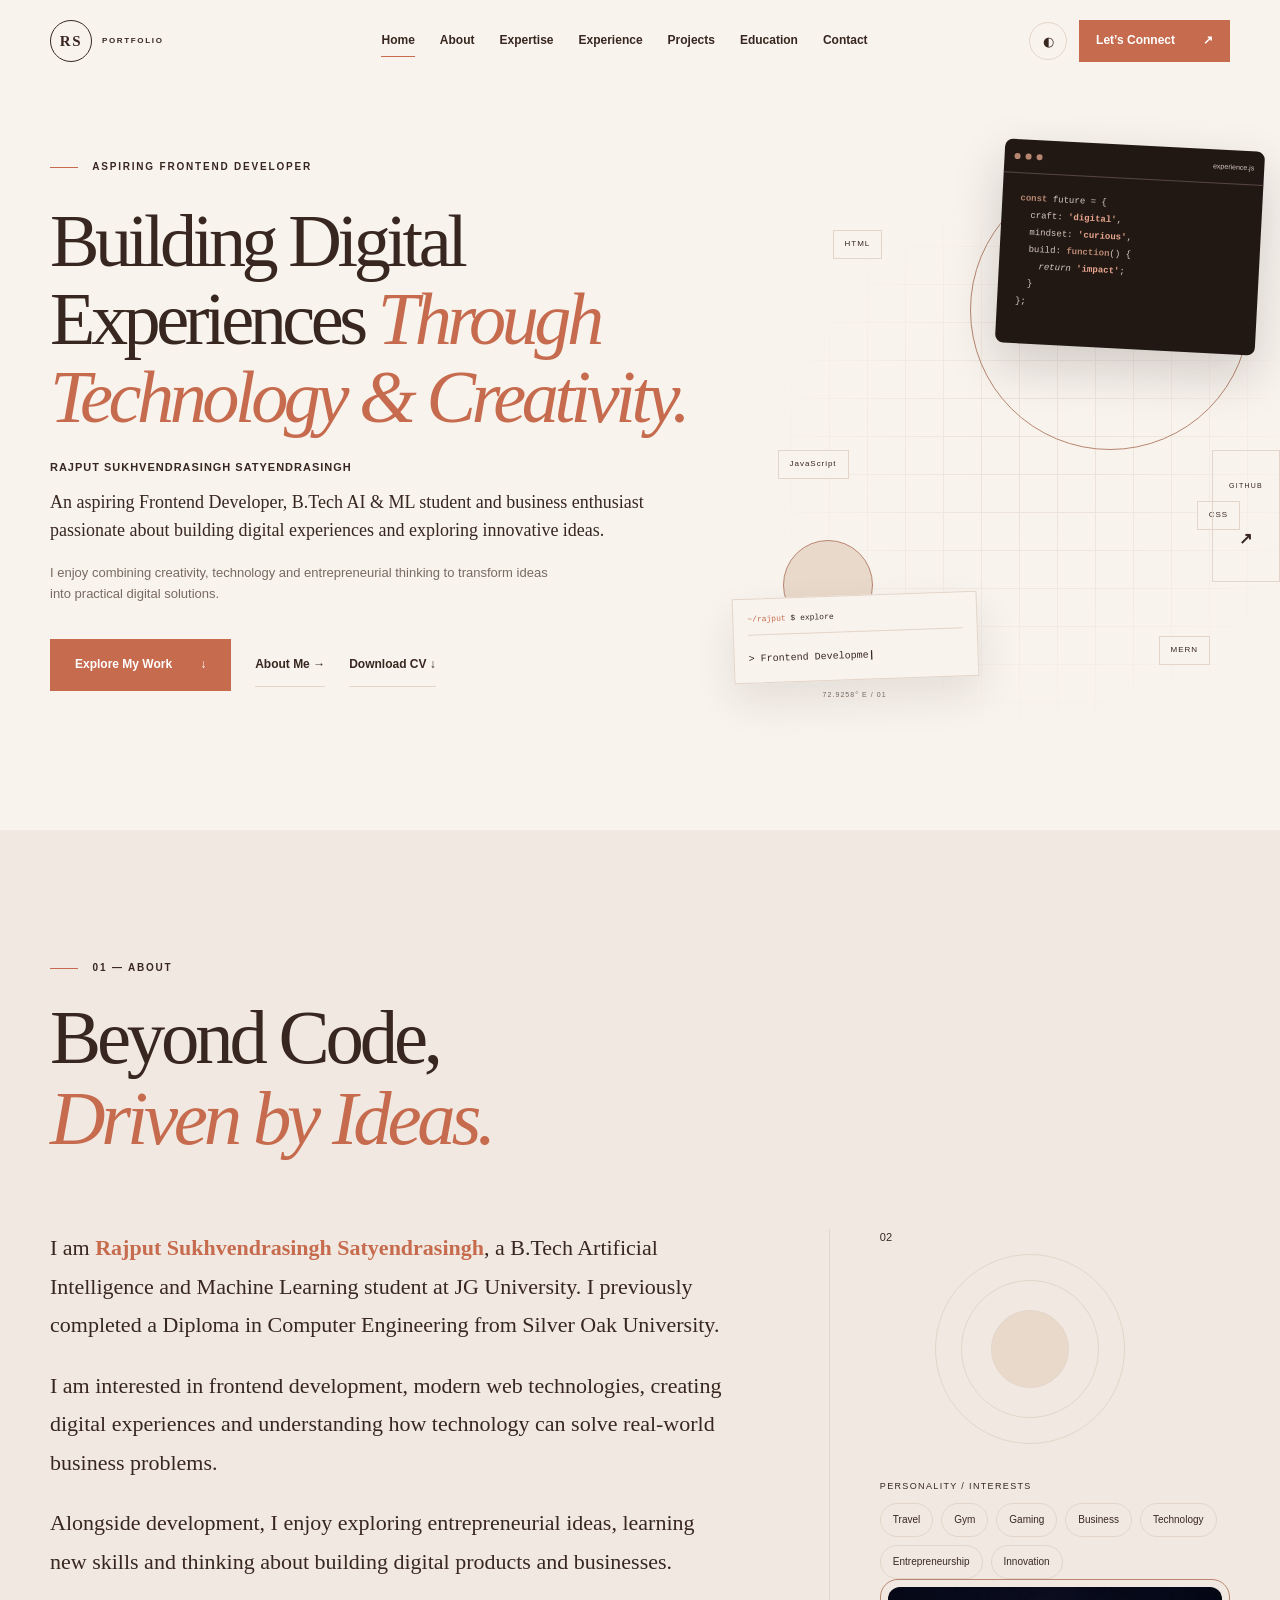
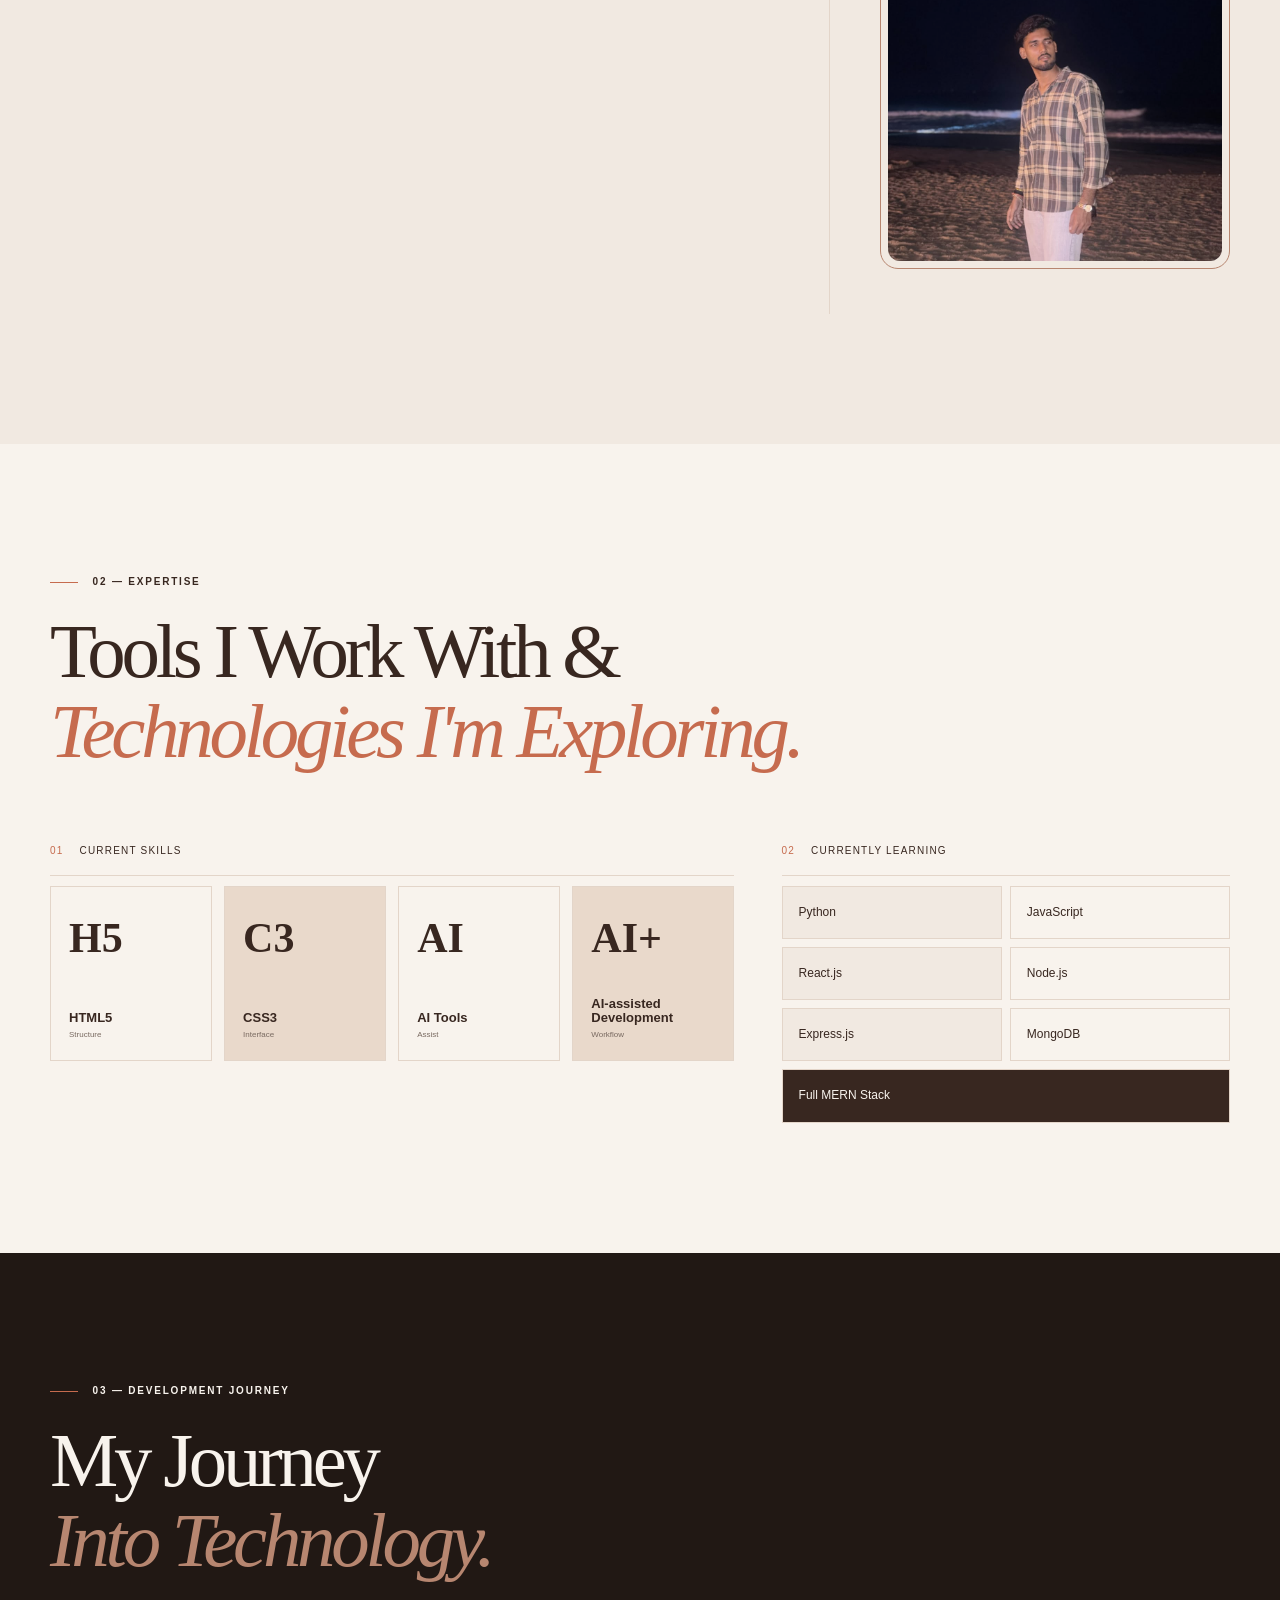
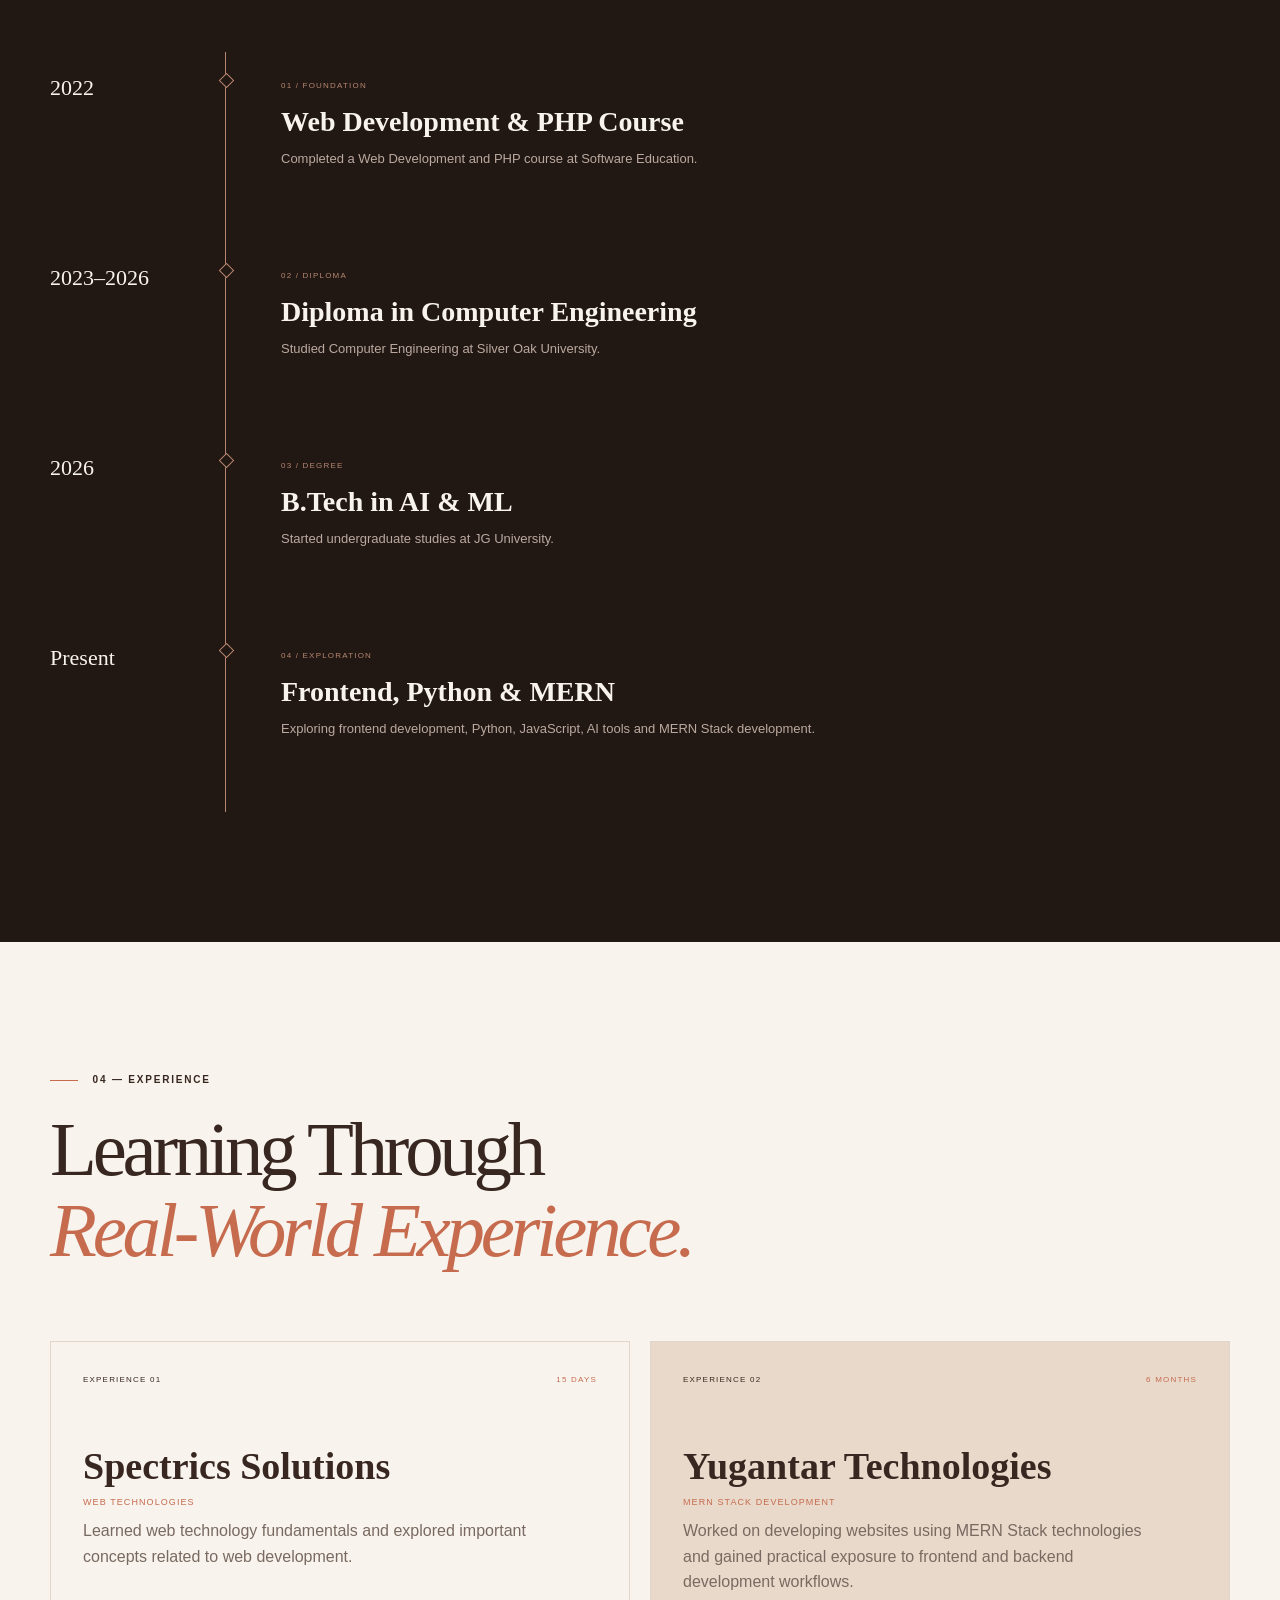
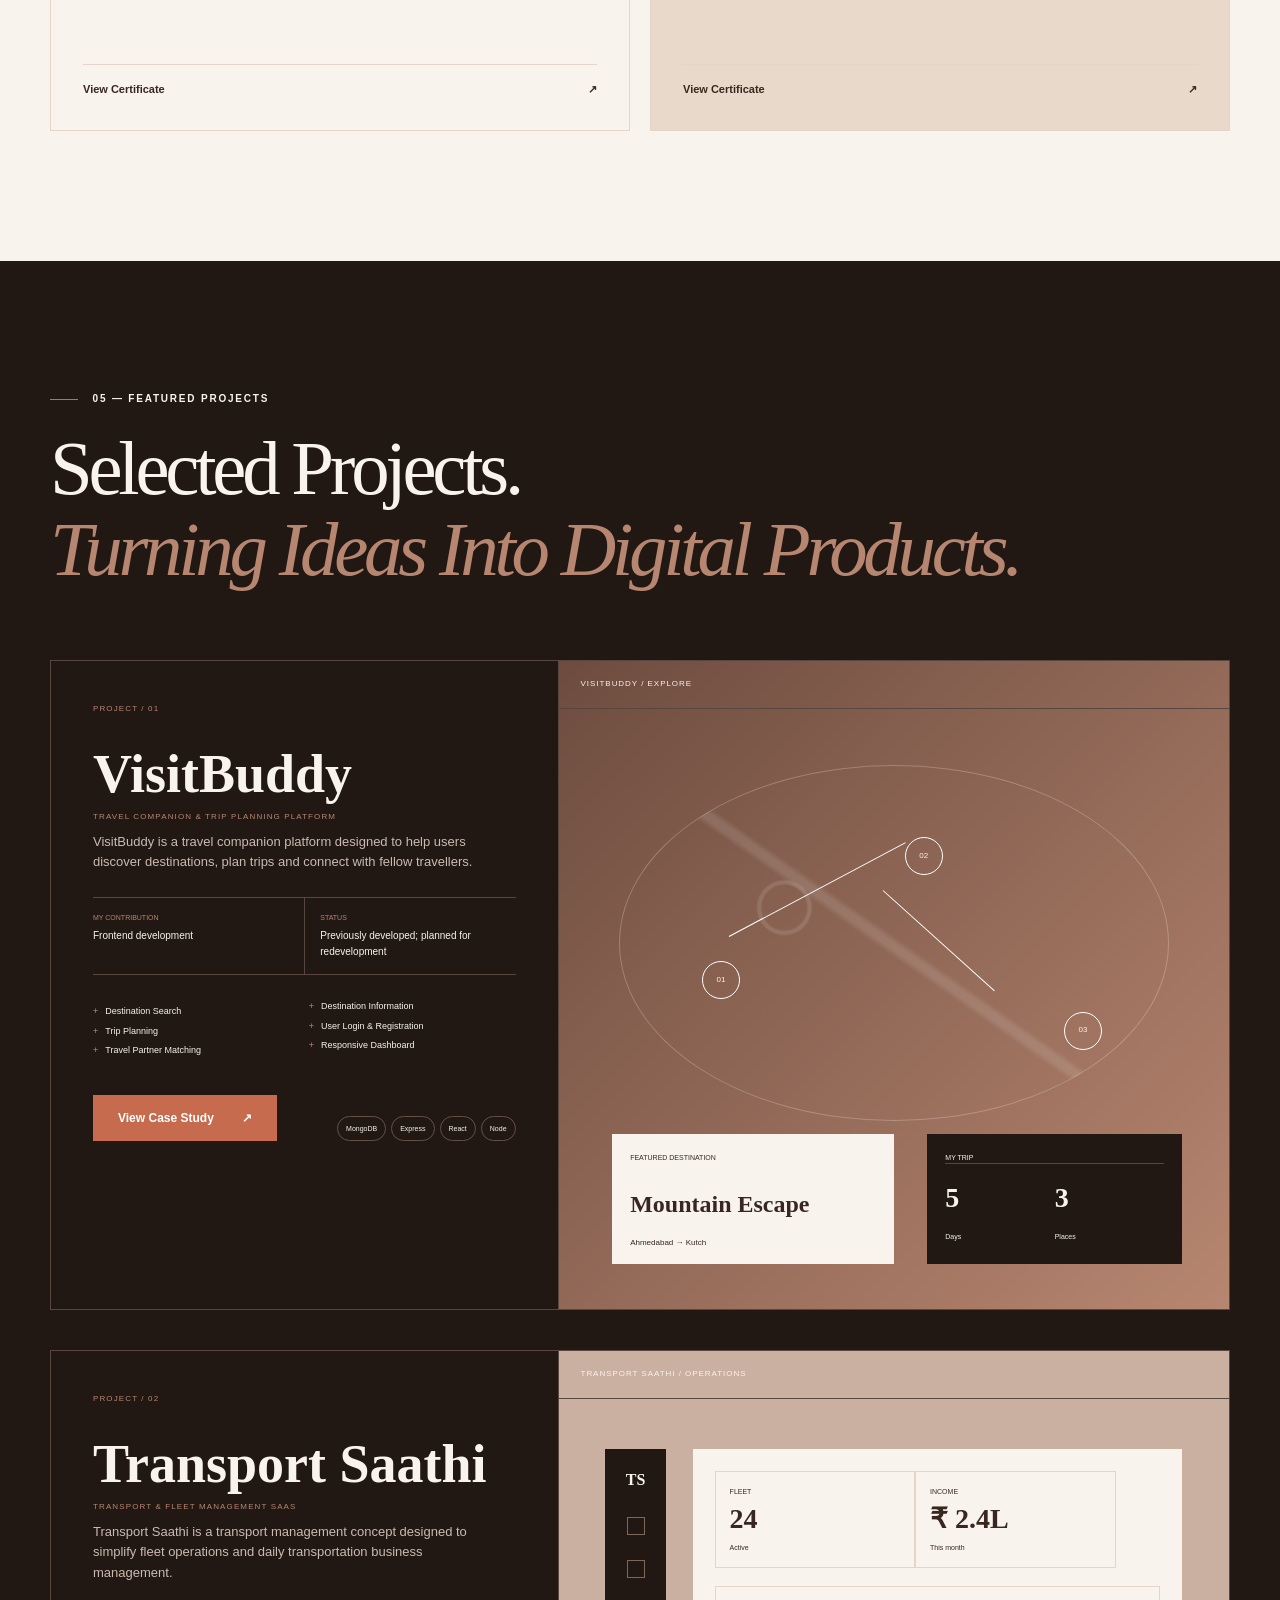
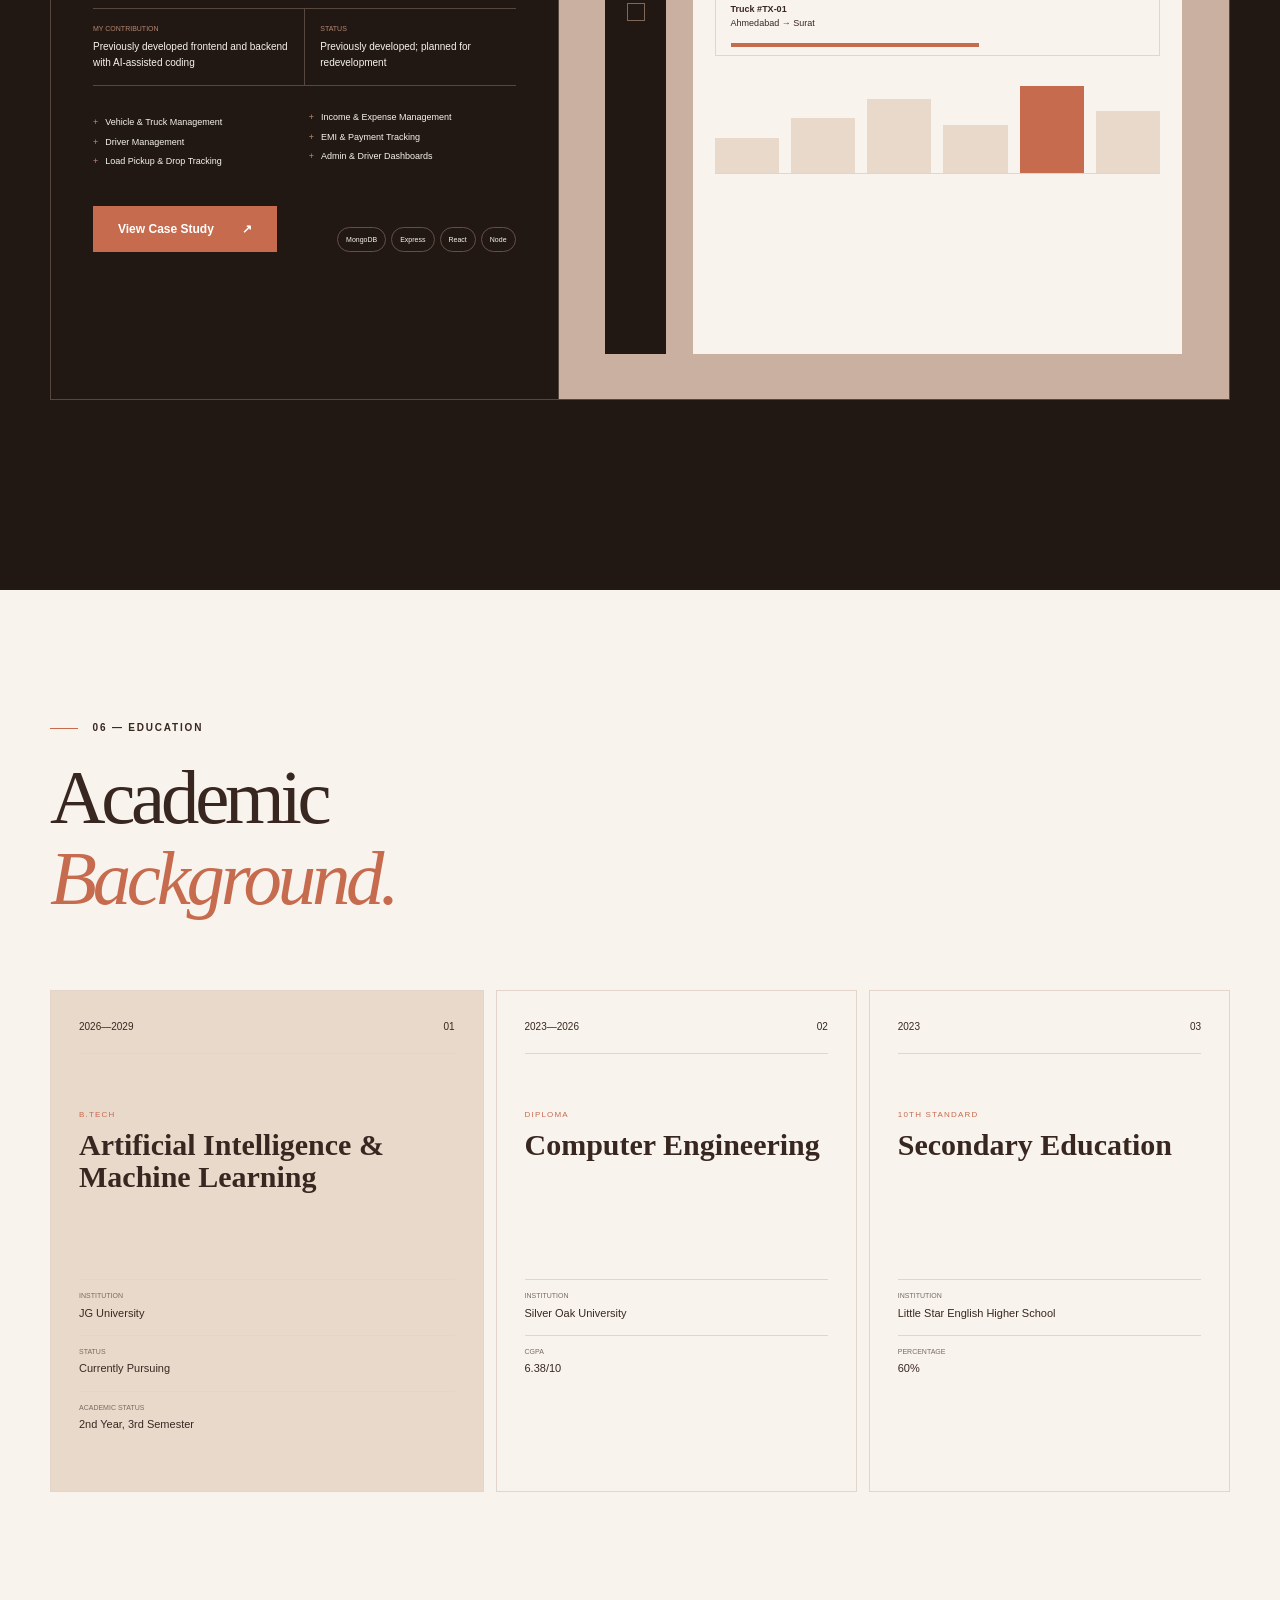
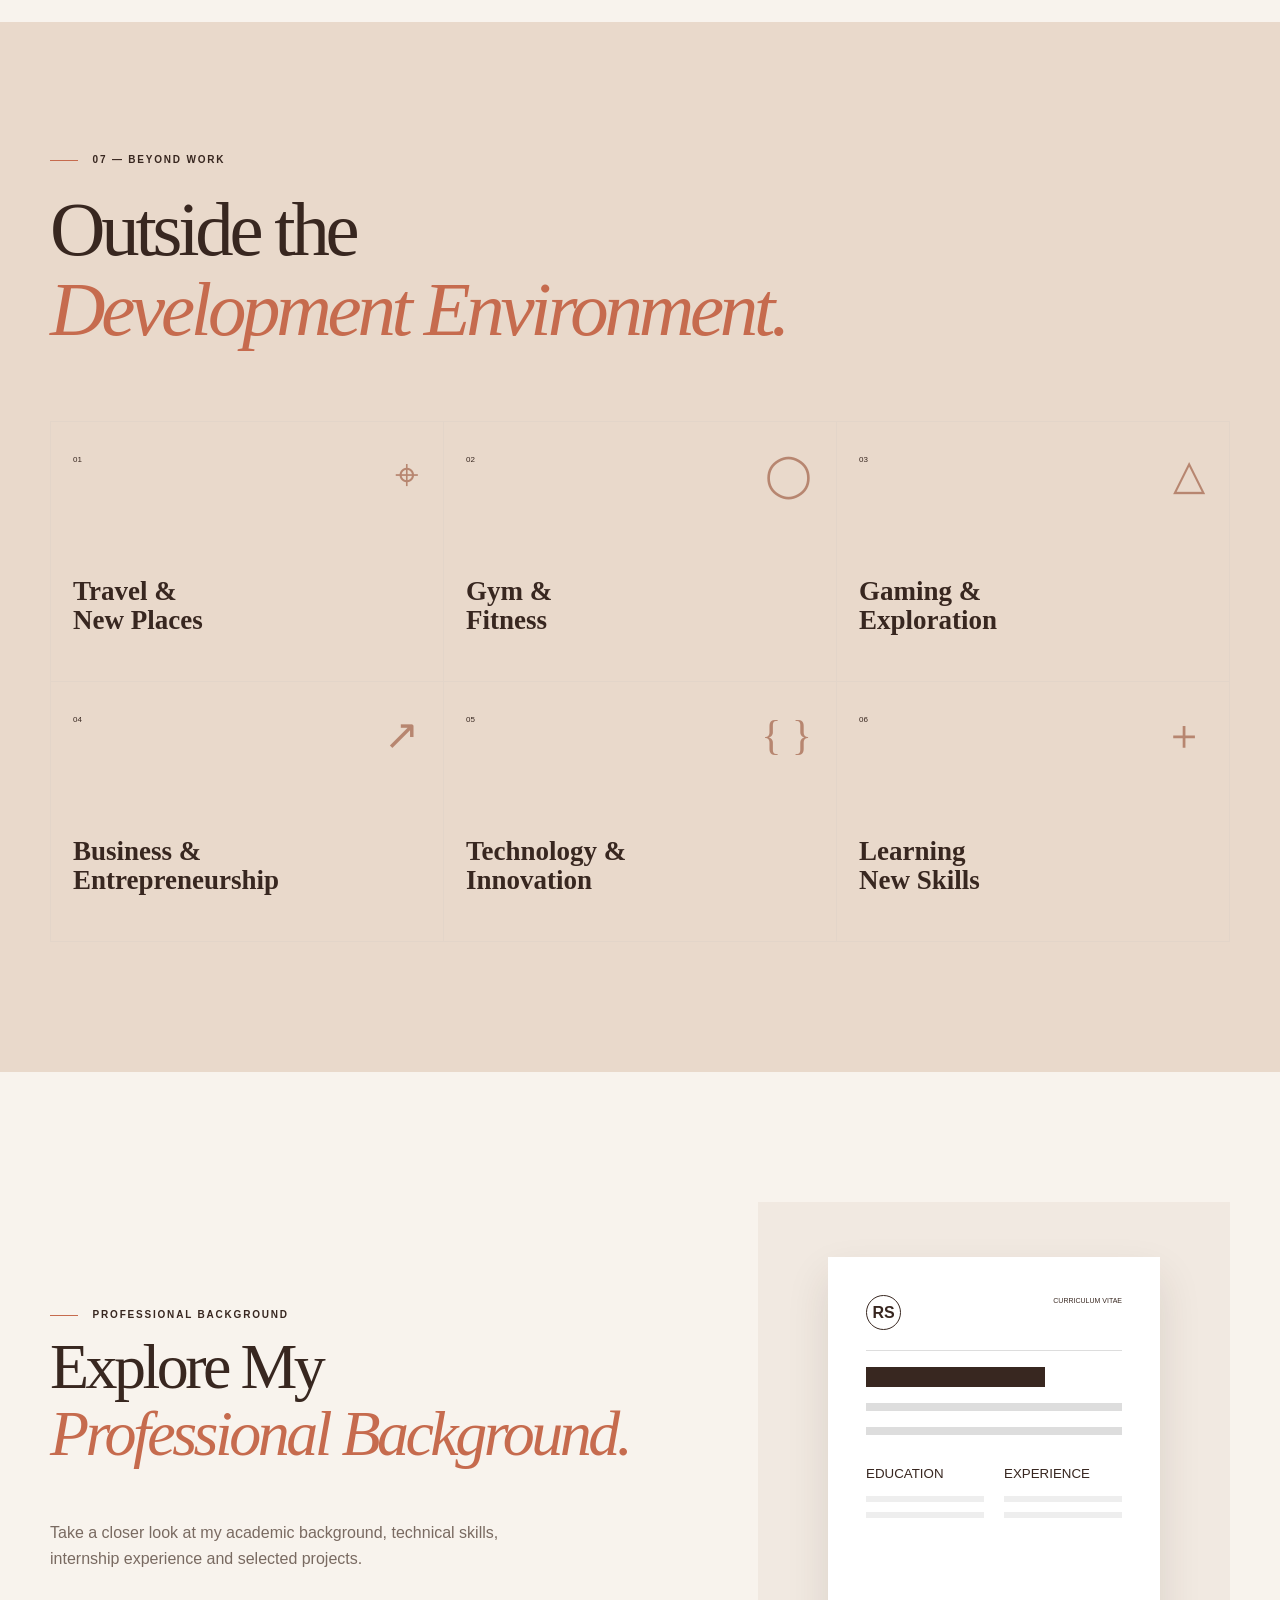
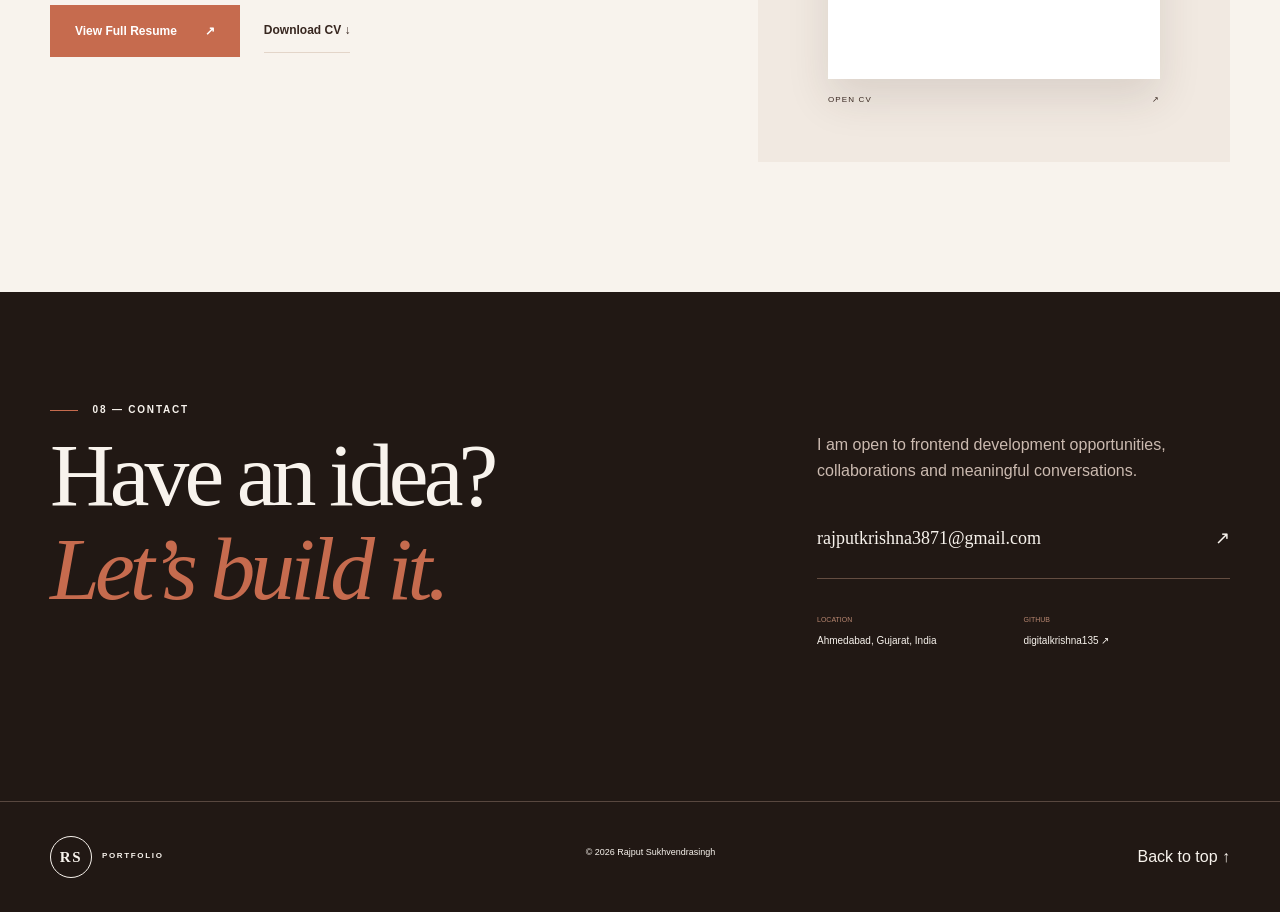
<file: portfolio/index.html>
<!DOCTYPE html>
<html lang="en">
<head>
  <meta charset="UTF-8">
  <meta name="viewport" content="width=device-width, initial-scale=1.0">
  <meta name="description" content="Portfolio of Rajput Sukhvendrasingh Satyendrasingh, aspiring frontend developer.">
  <title>Rajput Sukhvendrasingh — Frontend Developer</title>
  <link rel="stylesheet" href="style.css">
  <script src="script.js" defer></script>
</head>
<body>
  <a class="skip-link" href="#main">Skip to content</a>
  <header class="site-header" id="top">
    <nav class="nav container" aria-label="Primary navigation">
      <a class="brand" href="#home" aria-label="Go to home"><span>RS</span><small>PORTFOLIO</small></a>
      <button class="menu-toggle" type="button" aria-expanded="false" aria-controls="nav-links" aria-label="Open menu"><span></span><span></span></button>
      <div class="nav-links" id="nav-links">
        <a class="nav-link active" href="#home">Home</a><a class="nav-link" href="#about">About</a><a class="nav-link" href="#expertise">Expertise</a><a class="nav-link" href="#experience">Experience</a><a class="nav-link" href="#projects">Projects</a><a class="nav-link" href="#education">Education</a><a class="nav-link" href="#contact">Contact</a>
      </div>
      <div class="nav-actions">
        <button class="theme-toggle" type="button" aria-label="Switch to dark mode"><span class="theme-icon">◐</span></button>
        <a class="button button-small" href="#contact">Let’s Connect <span>↗</span></a>
      </div>
    </nav>
  </header>

  <main id="main">
    <section class="hero section" id="home">
      <div class="hero-grid container">
        <div class="hero-copy">
          <p class="eyebrow reveal"><span></span> Aspiring Frontend Developer</p>
          <h1 class="hero-title reveal">Building Digital Experiences <em>Through Technology &amp; Creativity.</em></h1>
          <p class="hero-name reveal">Rajput Sukhvendrasingh Satyendrasingh</p>
          <p class="hero-description reveal">An aspiring Frontend Developer, B.Tech AI &amp; ML student and business enthusiast passionate about building digital experiences and exploring innovative ideas.</p>
          <p class="hero-support reveal">I enjoy combining creativity, technology and entrepreneurial thinking to transform ideas into practical digital solutions.</p>
          <div class="hero-actions reveal">
            <a class="button" href="#projects">Explore My Work <span>↓</span></a>
            <a class="text-link" href="#about">About Me <span>→</span></a>
            <a class="text-link" href="cv.html" download>Download CV <span>↓</span></a>
          </div>
        </div>
        <div class="hero-visual reveal" aria-label="Engineering-inspired developer illustration">
          <div class="orb orb-one"></div><div class="orb orb-two"></div>
          <div class="coordinate coord-a">24.5854° N</div><div class="coordinate coord-b">72.9258° E / 01</div>
          <div class="code-window floating">
            <div class="window-bar"><i></i><i></i><i></i><span>experience.js</span></div>
            <pre><code><b>const</b> future = {<br>  craft: <strong>'digital'</strong>,<br>  mindset: <strong>'curious'</strong>,<br>  build: <b>function</b>() {<br>    <em>return</em> <strong>'impact'</strong>;<br>  }<br>};</code></pre>
          </div>
          <div class="terminal floating"><p><span>~/rajput</span> $ explore</p><code>&gt; <span id="typing-text"></span><b class="cursor">|</b></code></div>
          <div class="tech-tag tag-html">HTML</div><div class="tech-tag tag-css">CSS</div><div class="tech-tag tag-js">JavaScript</div><div class="tech-tag tag-merna">MERN</div>
        </div>
      </div>
      <a class="github-ribbon" href="https://github.com/digitalkrishna135" target="_blank" rel="noopener"><span>GITHUB</span><strong>↗</strong></a>
    </section>

    <section class="about section" id="about">
      <div class="container">
        <div class="section-heading reveal"><p class="eyebrow"><span></span> 01 — About</p><h2>Beyond Code,<br><em>Driven by Ideas.</em></h2></div>
        <div class="about-grid">
          <div class="about-intro reveal"><p>I am <strong>Rajput Sukhvendrasingh Satyendrasingh</strong>, a B.Tech Artificial Intelligence and Machine Learning student at JG University. I previously completed a Diploma in Computer Engineering from Silver Oak University.</p><p>I am interested in frontend development, modern web technologies, creating digital experiences and understanding how technology can solve real-world business problems.</p><p>Alongside development, I enjoy exploring entrepreneurial ideas, learning new skills and thinking about building digital products and businesses.</p></div>
          <div class="personality-panel reveal">
            <div class="personality-mark"><span>02</span><div class="rings"></div></div>
            <p>PERSONALITY / INTERESTS</p>
            <div class="tag-cloud"><span>Travel</span><span>Gym</span><span>Gaming</span><span>Business</span><span>Technology</span><span>Entrepreneurship</span><span>Innovation</span></div>
            <div class="lifestyle-photo">
              <img src="assets/images/profile-lifestyle.jpeg" alt="Lifestyle Photograph" aria-hidden="true">
            </div>
          </div>
        </div>
      </div>
    </section>

    <section class="expertise section" id="expertise">
      <div class="container">
        <div class="section-heading reveal"><p class="eyebrow"><span></span> 02 — Expertise</p><h2>Tools I Work With &amp;<br><em>Technologies I'm Exploring.</em></h2></div>
        <div class="skill-layout">
          <div class="skill-group reveal"><p class="skill-label"><span>01</span> Current Skills</p><div class="skill-grid"><article class="skill-card"><b>H5</b><h3>HTML5</h3><small>Structure</small></article><article class="skill-card"><b>C3</b><h3>CSS3</h3><small>Interface</small></article><article class="skill-card"><b>AI</b><h3>AI Tools</h3><small>Assist</small></article><article class="skill-card"><b>AI+</b><h3>AI-assisted Development</h3><small>Workflow</small></article></div></div>
          <div class="skill-group learning reveal"><p class="skill-label"><span>02</span> Currently Learning</p><div class="learning-list"><span>Python</span><span>JavaScript</span><span>React.js</span><span>Node.js</span><span>Express.js</span><span>MongoDB</span><span class="wide">Full MERN Stack</span></div></div>
        </div>
      </div>
    </section>

    <section class="journey section dark-section" id="journey">
      <div class="container"><div class="section-heading light reveal"><p class="eyebrow"><span></span> 03 — Development Journey</p><h2>My Journey<br><em>Into Technology.</em></h2></div>
        <div class="timeline"><article class="timeline-item reveal"><time>2022</time><div><span>01 / FOUNDATION</span><h3>Web Development &amp; PHP Course</h3><p>Completed a Web Development and PHP course at Software Education.</p></div></article><article class="timeline-item reveal"><time>2023–2026</time><div><span>02 / DIPLOMA</span><h3>Diploma in Computer Engineering</h3><p>Studied Computer Engineering at Silver Oak University.</p></div></article><article class="timeline-item reveal"><time>2026</time><div><span>03 / DEGREE</span><h3>B.Tech in AI &amp; ML</h3><p>Started undergraduate studies at JG University.</p></div></article><article class="timeline-item reveal"><time>Present</time><div><span>04 / EXPLORATION</span><h3>Frontend, Python &amp; MERN</h3><p>Exploring frontend development, Python, JavaScript, AI tools and MERN Stack development.</p></div></article></div>
      </div>
    </section>

    <section class="experience section" id="experience">
      <div class="container"><div class="section-heading reveal"><p class="eyebrow"><span></span> 04 — Experience</p><h2>Learning Through<br><em>Real-World Experience.</em></h2></div>
        <div class="experience-grid">
          <article class="experience-card reveal"><div class="experience-head"><span>EXPERIENCE 01</span><time>15 DAYS</time></div><h3>Spectrics Solutions</h3><p class="domain">Web Technologies</p><p>Learned web technology fundamentals and explored important concepts related to web development.</p><a class="certificate-link" href="assets/certificates/spectrics-placeholder.html" target="_blank">View Certificate <span>↗</span></a></article>
          <article class="experience-card featured-exp reveal"><div class="experience-head"><span>EXPERIENCE 02</span><time>6 MONTHS</time></div><h3>Yugantar Technologies</h3><p class="domain">MERN Stack Development</p><p>Worked on developing websites using MERN Stack technologies and gained practical exposure to frontend and backend development workflows.</p><a class="certificate-link" href="assets/certificates/yugantar-placeholder.html" target="_blank">View Certificate <span>↗</span></a></article>
        </div>
      </div>
    </section>

    <section class="projects section dark-section" id="projects">
      <div class="container"><div class="section-heading light reveal"><p class="eyebrow"><span></span> 05 — Featured Projects</p><h2>Selected Projects.<br><em>Turning Ideas Into Digital Products.</em></h2></div>
        <article class="project-card reveal" id="visitbuddy"><div class="project-info"><p class="project-no">PROJECT / 01</p><h3>VisitBuddy</h3><p class="project-category">Travel Companion &amp; Trip Planning Platform</p><p class="project-description">VisitBuddy is a travel companion platform designed to help users discover destinations, plan trips and connect with fellow travellers.</p><dl><div><dt>My contribution</dt><dd>Frontend development</dd></div><div><dt>Status</dt><dd>Previously developed; planned for redevelopment</dd></div></dl><ul class="feature-list"><li>Destination Search</li><li>Trip Planning</li><li>Travel Partner Matching</li><li>Destination Information</li><li>User Login &amp; Registration</li><li>Responsive Dashboard</li></ul><div class="project-bottom"><button class="button case-button" type="button" data-project="visitbuddy">View Case Study <span>↗</span></button><div class="tech-pills"><span>MongoDB</span><span>Express</span><span>React</span><span>Node</span></div></div></div><div class="project-mockup travel-mockup"><div class="mockup-bar">VISITBUDDY / EXPLORE</div><div class="travel-map"><div class="route route-a"></div><div class="route route-b"></div><span class="map-pin pin-a">01</span><span class="map-pin pin-b">02</span><span class="map-pin pin-c">03</span></div><div class="destination-card"><small>FEATURED DESTINATION</small><strong>Mountain Escape</strong><span>Ahmedabad → Kutch</span></div><div class="trip-panel"><small>MY TRIP</small><div><b>5</b><span>Days</span></div><div><b>3</b><span>Places</span></div></div></div></article>
        <article class="project-card transport-card reveal" id="transport"><div class="project-info"><p class="project-no">PROJECT / 02</p><h3>Transport Saathi</h3><p class="project-category">Transport &amp; Fleet Management SaaS</p><p class="project-description">Transport Saathi is a transport management concept designed to simplify fleet operations and daily transportation business management.</p><dl><div><dt>My contribution</dt><dd>Previously developed frontend and backend with AI-assisted coding</dd></div><div><dt>Status</dt><dd>Previously developed; planned for redevelopment</dd></div></dl><ul class="feature-list"><li>Vehicle &amp; Truck Management</li><li>Driver Management</li><li>Load Pickup &amp; Drop Tracking</li><li>Income &amp; Expense Management</li><li>EMI &amp; Payment Tracking</li><li>Admin &amp; Driver Dashboards</li></ul><div class="project-bottom"><button class="button case-button" type="button" data-project="transport">View Case Study <span>↗</span></button><div class="tech-pills"><span>MongoDB</span><span>Express</span><span>React</span><span>Node</span></div></div></div><div class="project-mockup fleet-mockup"><div class="mockup-bar">TRANSPORT SAATHI / OPERATIONS</div><div class="fleet-sidebar"><b>TS</b><i></i><i></i><i></i></div><div class="fleet-dashboard"><div class="metric"><small>FLEET</small><strong>24</strong><span>Active</span></div><div class="metric"><small>INCOME</small><strong>₹ 2.4L</strong><span>This month</span></div><div class="vehicle-row"><b>Truck #TX-01</b><span>Ahmedabad → Surat</span><i></i></div><div class="chart-bars"><i></i><i></i><i></i><i></i><i></i><i></i></div></div></div></article>
      </div>
    </section>

    <section class="education section" id="education"><div class="container"><div class="section-heading reveal"><p class="eyebrow"><span></span> 06 — Education</p><h2>Academic<br><em>Background.</em></h2></div><div class="education-grid">
      <article class="edu-card current reveal"><div class="edu-top"><time>2026—2029</time><span>01</span></div><p>B.TECH</p><h3>Artificial Intelligence &amp; Machine Learning</h3><dl><div><dt>Institution</dt><dd>JG University</dd></div><div><dt>Status</dt><dd>Currently Pursuing</dd></div><div><dt>Academic Status</dt><dd>2nd Year, 3rd Semester</dd></div></dl></article>
      <article class="edu-card reveal"><div class="edu-top"><time>2023—2026</time><span>02</span></div><p>DIPLOMA</p><h3>Computer Engineering</h3><dl><div><dt>Institution</dt><dd>Silver Oak University</dd></div><div><dt>CGPA</dt><dd>6.38/10</dd></div></dl></article>
      <article class="edu-card reveal"><div class="edu-top"><time>2023</time><span>03</span></div><p>10TH STANDARD</p><h3>Secondary Education</h3><dl><div><dt>Institution</dt><dd>Little Star English Higher School</dd></div><div><dt>Percentage</dt><dd>60%</dd></div></dl></article>
    </div></div></section>

    <section class="interests section"><div class="container"><div class="section-heading reveal"><p class="eyebrow"><span></span> 07 — Beyond Work</p><h2>Outside the<br><em>Development Environment.</em></h2></div><div class="interest-grid"><article class="interest-card reveal"><span>01</span><div class="interest-icon">⌖</div><h3>Travel &amp;<br>New Places</h3></article><article class="interest-card reveal"><span>02</span><div class="interest-icon">◯</div><h3>Gym &amp;<br>Fitness</h3></article><article class="interest-card reveal"><span>03</span><div class="interest-icon">△</div><h3>Gaming &amp;<br>Exploration</h3></article><article class="interest-card reveal"><span>04</span><div class="interest-icon">↗</div><h3>Business &amp;<br>Entrepreneurship</h3></article><article class="interest-card reveal"><span>05</span><div class="interest-icon">{ }</div><h3>Technology &amp;<br>Innovation</h3></article><article class="interest-card reveal"><span>06</span><div class="interest-icon">＋</div><h3>Learning<br>New Skills</h3></article></div></div></section>

    <section class="resume-section section" id="resume"><div class="container resume-grid"><div class="resume-copy reveal"><p class="eyebrow"><span></span> Professional Background</p><h2>Explore My<br><em>Professional Background.</em></h2><p>Take a closer look at my academic background, technical skills, internship experience and selected projects.</p><div class="hero-actions"><a class="button" href="cv.html">View Full Resume <span>↗</span></a><a class="text-link" href="cv.html" download>Download CV <span>↓</span></a></div></div><a class="cv-preview reveal" href="cv.html" aria-label="Open full resume"><div class="cv-paper"><header><b>RS</b><span>CURRICULUM VITAE</span></header><div class="cv-lines"><i></i><i></i><i></i></div><div class="cv-columns"><div><small>EDUCATION</small><i></i><i></i></div><div><small>EXPERIENCE</small><i></i><i></i></div></div></div><div class="cv-open">OPEN CV <span>↗</span></div></a></div></section>

    <section class="contact section dark-section" id="contact"><div class="container"><div class="contact-grid"><div class="reveal"><p class="eyebrow"><span></span> 08 — Contact</p><h2>Have an idea?<br><em>Let’s build it.</em></h2></div><div class="contact-details reveal"><p>I am open to frontend development opportunities, collaborations and meaningful conversations.</p><a class="email-link" href="mailto:rajputkrishna3871@gmail.com">rajputkrishna3871@gmail.com <span>↗</span></a><div class="contact-meta"><span><small>LOCATION</small>Ahmedabad, Gujarat, India</span><span><small>GITHUB</small><a href="https://github.com/digitalkrishna135" target="_blank" rel="noopener">digitalkrishna135 ↗</a></span></div></div></div></div></section>
  </main>

  <footer class="footer"><div class="container"><a class="brand light-brand" href="#home"><span>RS</span><small>PORTFOLIO</small></a><p>© 2026 Rajput Sukhvendrasingh</p><a href="#top">Back to top ↑</a></div></footer>

  <div class="modal" id="project-modal" role="dialog" aria-modal="true" aria-labelledby="modal-title" hidden><div class="modal-backdrop" data-close-modal></div><div class="modal-content"><button class="modal-close" type="button" data-close-modal aria-label="Close project case study">×</button><p class="eyebrow"><span></span> Case Study</p><h2 id="modal-title"></h2><div id="modal-body"></div></div></div>
</body>
</html>
</file>
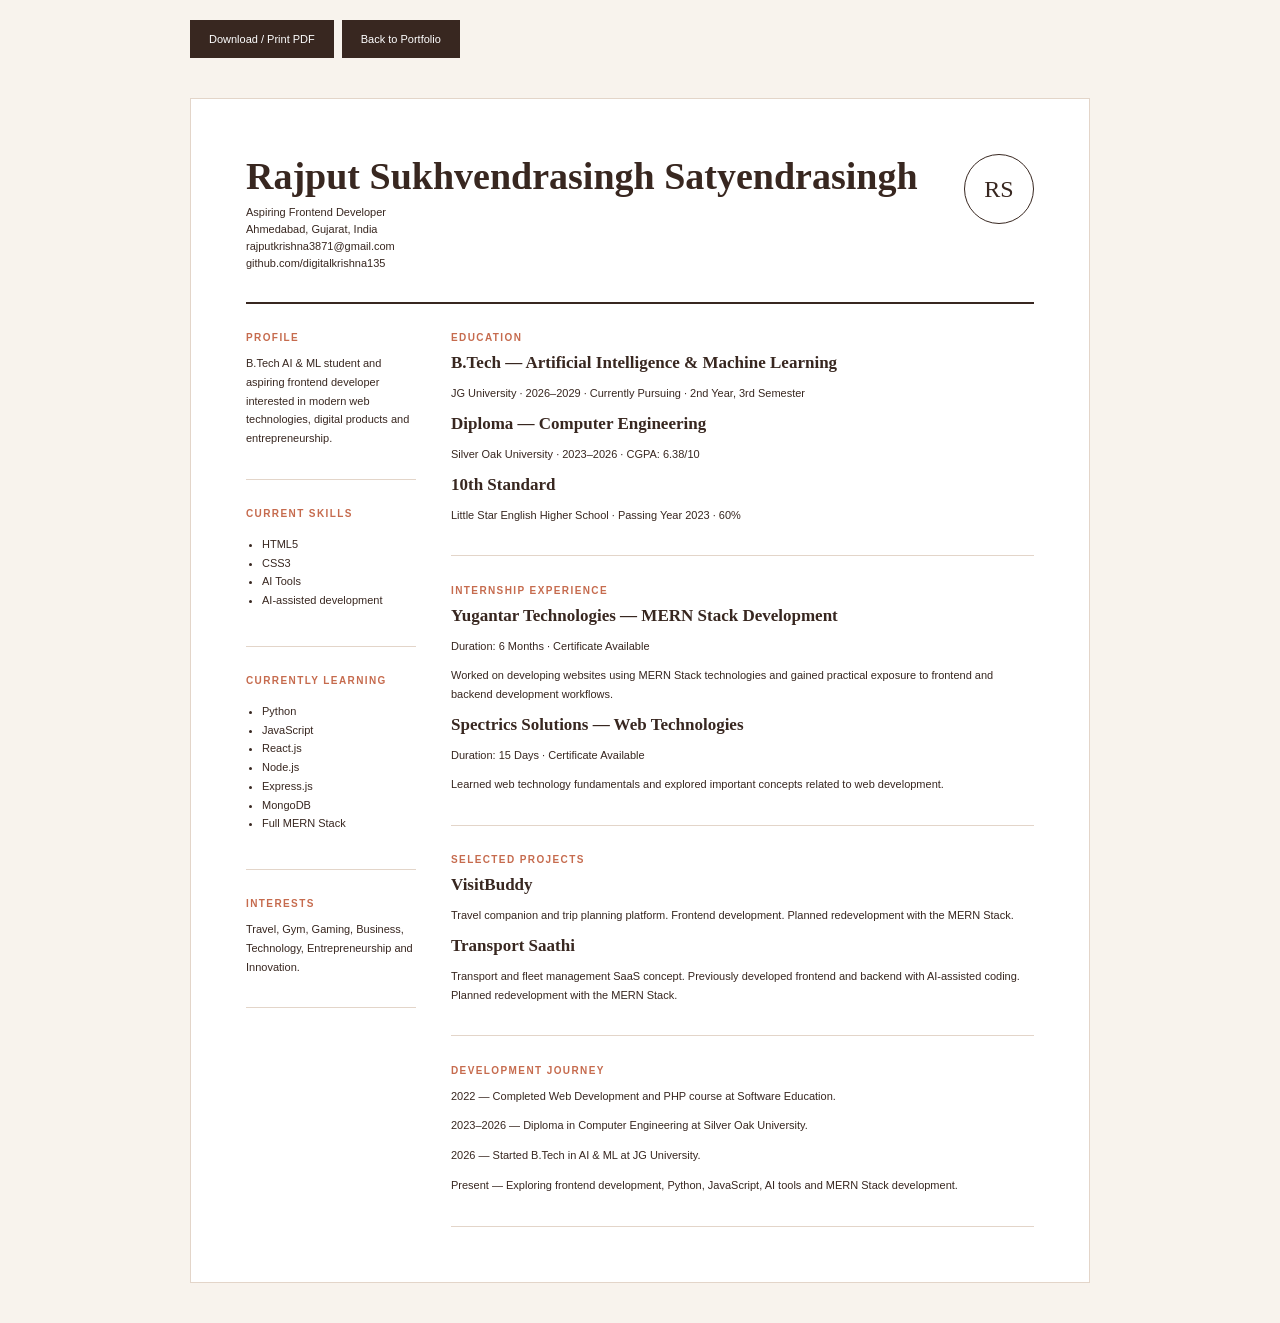
<file: portfolio/cv.html>
<!DOCTYPE html><html lang="en"><head><meta charset="UTF-8"><meta name="viewport" content="width=device-width,initial-scale=1"><title>Resume — Rajput Sukhvendrasingh</title><link rel="stylesheet" href="cv.css"></head><body><div class="resume-actions"><button type="button" onclick="window.print()">Download / Print PDF</button><a href="index.html">Back to Portfolio</a></div><main class="resume"><header class="resume-header"><div><h1>Rajput Sukhvendrasingh Satyendrasingh</h1><p>Aspiring Frontend Developer</p><p>Ahmedabad, Gujarat, India</p><p>rajputkrishna3871@gmail.com</p><p>github.com/digitalkrishna135</p></div><div class="monogram">RS</div></header><div class="resume-grid"><aside><section class="resume-section"><h2>Profile</h2><p>B.Tech AI &amp; ML student and aspiring frontend developer interested in modern web technologies, digital products and entrepreneurship.</p></section><section class="resume-section"><h2>Current Skills</h2><ul><li>HTML5</li><li>CSS3</li><li>AI Tools</li><li>AI-assisted development</li></ul></section><section class="resume-section"><h2>Currently Learning</h2><ul><li>Python</li><li>JavaScript</li><li>React.js</li><li>Node.js</li><li>Express.js</li><li>MongoDB</li><li>Full MERN Stack</li></ul></section><section class="resume-section"><h2>Interests</h2><p>Travel, Gym, Gaming, Business, Technology, Entrepreneurship and Innovation.</p></section></aside><div><section class="resume-section"><h2>Education</h2><h3>B.Tech — Artificial Intelligence &amp; Machine Learning</h3><p>JG University · 2026–2029 · Currently Pursuing · 2nd Year, 3rd Semester</p><h3>Diploma — Computer Engineering</h3><p>Silver Oak University · 2023–2026 · CGPA: 6.38/10</p><h3>10th Standard</h3><p>Little Star English Higher School · Passing Year 2023 · 60%</p></section><section class="resume-section"><h2>Internship Experience</h2><h3>Yugantar Technologies — MERN Stack Development</h3><p>Duration: 6 Months · Certificate Available</p><p>Worked on developing websites using MERN Stack technologies and gained practical exposure to frontend and backend development workflows.</p><h3>Spectrics Solutions — Web Technologies</h3><p>Duration: 15 Days · Certificate Available</p><p>Learned web technology fundamentals and explored important concepts related to web development.</p></section><section class="resume-section"><h2>Selected Projects</h2><h3>VisitBuddy</h3><p>Travel companion and trip planning platform. Frontend development. Planned redevelopment with the MERN Stack.</p><h3>Transport Saathi</h3><p>Transport and fleet management SaaS concept. Previously developed frontend and backend with AI-assisted coding. Planned redevelopment with the MERN Stack.</p></section><section class="resume-section"><h2>Development Journey</h2><p>2022 — Completed Web Development and PHP course at Software Education.</p><p>2023–2026 — Diploma in Computer Engineering at Silver Oak University.</p><p>2026 — Started B.Tech in AI &amp; ML at JG University.</p><p>Present — Exploring frontend development, Python, JavaScript, AI tools and MERN Stack development.</p></section></div></div></main></body></html>
</file>
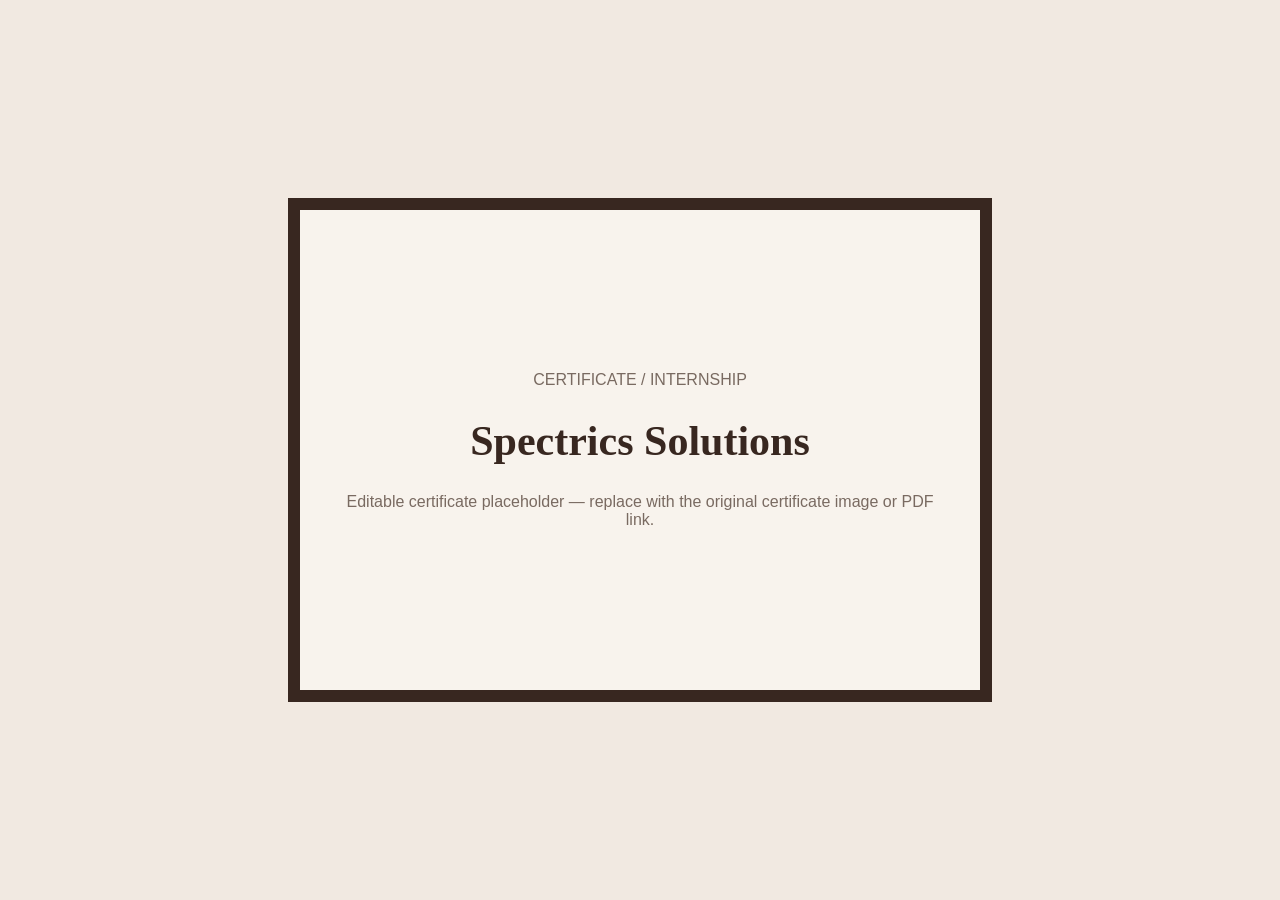
<file: portfolio/assets/certificates/spectrics-placeholder.html>
<!doctype html><html><head><meta charset="utf-8"><title>Spectrics Solutions Certificate Placeholder</title><style>body{font-family:Arial;margin:0;background:#F1E9E1;color:#382720;display:grid;place-items:center;height:100vh}.card{width:min(600px,80vw);height:400px;border:12px solid #382720;background:#F8F3ED;display:grid;place-items:center;text-align:center;padding:40px}.card h1{font-family:Georgia;font-size:42px}.card p{color:#796A61}</style></head><body><div class="card"><div><p>CERTIFICATE / INTERNSHIP</p><h1>Spectrics Solutions</h1><p>Editable certificate placeholder — replace with the original certificate image or PDF link.</p></div></div></body></html>
</file>
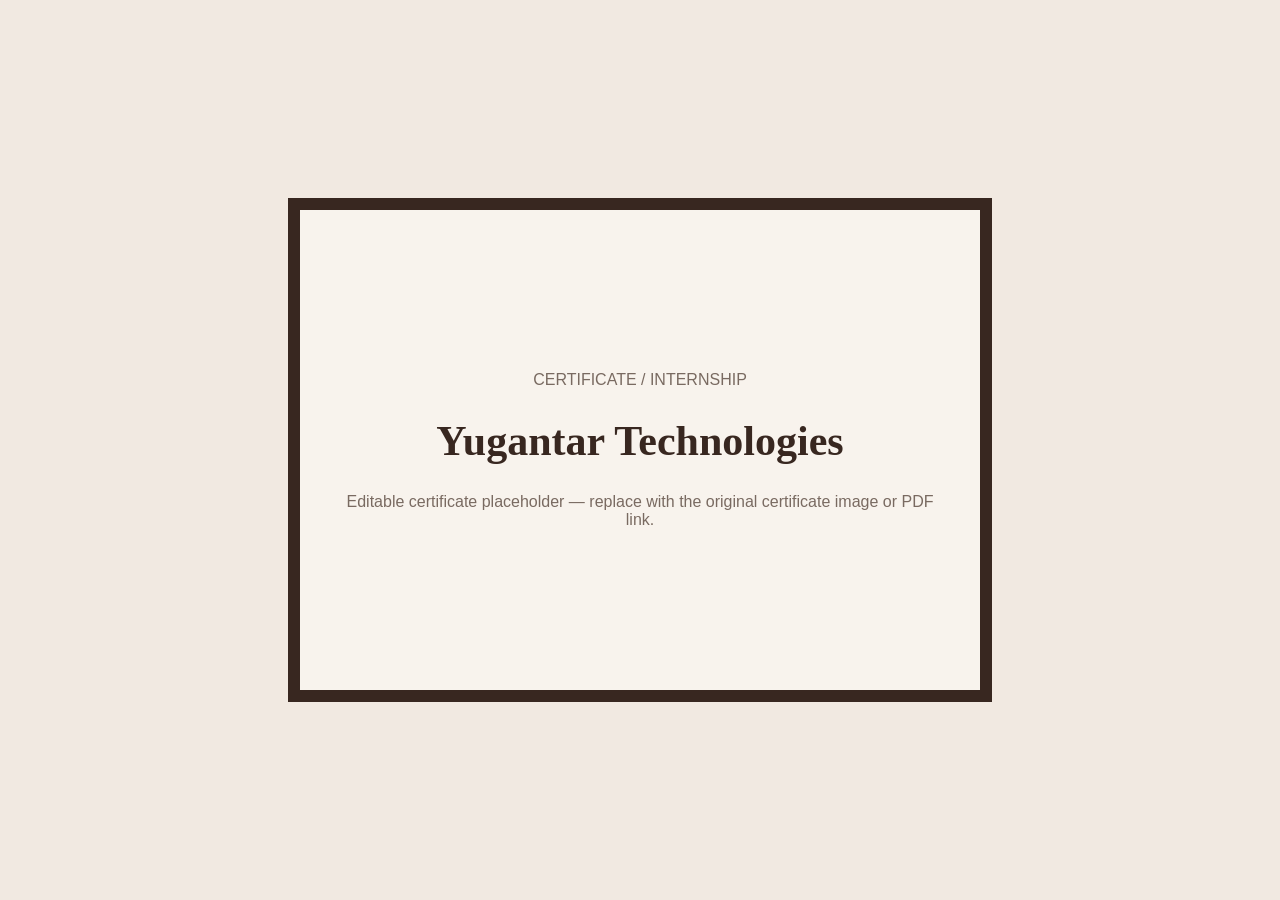
<file: portfolio/assets/certificates/yugantar-placeholder.html>
<!doctype html><html><head><meta charset="utf-8"><title>Yugantar Technologies Certificate Placeholder</title><style>body{font-family:Arial;margin:0;background:#F1E9E1;color:#382720;display:grid;place-items:center;height:100vh}.card{width:min(600px,80vw);height:400px;border:12px solid #382720;background:#F8F3ED;display:grid;place-items:center;text-align:center;padding:40px}.card h1{font-family:Georgia;font-size:42px}.card p{color:#796A61}</style></head><body><div class="card"><div><p>CERTIFICATE / INTERNSHIP</p><h1>Yugantar Technologies</h1><p>Editable certificate placeholder — replace with the original certificate image or PDF link.</p></div></div></body></html>
</file>
<file: portfolio/style.css>
:root{--ivory:#F8F3ED;--secondary:#F1E9E1;--espresso:#382720;--deep:#211814;--terracotta:#C66B4E;--clay:#B78670;--sand:#E9D9CB;--text:#796A61;--border:#E3D5C9;--white:#fff;--radius:18px;--ease:cubic-bezier(.2,.75,.25,1)}*{box-sizing:border-box}html{scroll-behavior:smooth}body{margin:0;font-family:Arial,Helvetica,sans-serif;color:var(--espresso);background:var(--ivory);line-height:1.6}body.dark-mode{--ivory:#211814;--secondary:#30241f;--espresso:#f8f3ed;--deep:#18100d;--text:#c8b9ae;--border:#59473e;--sand:#49372f}h1,h2,h3,p{margin-top:0}h1,h2,h3{line-height:1.05}h2{font-family:Georgia,'Times New Roman',serif;font-size:clamp(3rem,6vw,6.8rem);letter-spacing:-.055em;font-weight:500}h2 em,h1 em{font-weight:400;color:var(--terracotta)}a{color:inherit;text-decoration:none}.container{width:min(1180px,calc(100% - 64px));margin-inline:auto}.section{padding:130px 0}.skip-link{position:absolute;left:-999px}.skip-link:focus{left:20px;top:20px;background:var(--deep);color:white;padding:10px}.site-header{position:fixed;z-index:100;top:0;left:0;width:100%;transition:.35s}.site-header.scrolled{background:color-mix(in srgb,var(--ivory) 92%,transparent);backdrop-filter:blur(16px);border-bottom:1px solid var(--border)}.nav{height:82px;display:grid;grid-template-columns:170px 1fr auto;align-items:center}.brand{display:flex;align-items:center;gap:10px;font-size:11px;letter-spacing:.15em;font-weight:bold}.brand>span{width:42px;height:42px;border:1px solid var(--espresso);display:grid;place-items:center;border-radius:50%;font-family:Georgia;font-size:15px}.brand small{font-size:8px}.nav-links{display:flex;justify-content:center;gap:25px}.nav-link{font-size:12px;font-weight:bold;position:relative;padding:10px 0}.nav-link:after{content:"";position:absolute;left:0;bottom:4px;width:100%;height:1px;background:var(--terracotta);transform:scaleX(0);transition:.3s}.nav-link:hover:after,.nav-link.active:after{transform:scaleX(1)}.nav-actions{display:flex;align-items:center;gap:12px}.theme-toggle{width:38px;height:38px;border:1px solid var(--border);border-radius:50%;background:transparent;color:var(--espresso);cursor:pointer}.button{display:inline-flex;align-items:center;justify-content:center;gap:28px;background:var(--terracotta);color:white;border:1px solid var(--terracotta);min-height:52px;padding:0 24px;font-size:12px;font-weight:bold;transition:.3s var(--ease)}.button:hover{background:var(--espresso);border-color:var(--espresso);transform:translateY(-3px)}.button-small{min-height:42px;padding:0 16px}.text-link{font-size:12px;font-weight:bold;border-bottom:1px solid var(--border);padding:12px 0}.menu-toggle{display:none}.hero{min-height:780px;padding-top:150px;display:flex;align-items:center;overflow:hidden}.hero-grid{display:grid;grid-template-columns:57% 43%;align-items:center}.hero-copy{position:relative;z-index:2}.eyebrow{text-transform:uppercase;font-size:10px;font-weight:bold;letter-spacing:.18em}.eyebrow>span{display:inline-block;width:28px;height:1px;background:var(--terracotta);vertical-align:middle;margin-right:10px}.hero-title{font-family:Georgia,serif;font-size:clamp(3.4rem,5.8vw,6.4rem);letter-spacing:-.06em;font-weight:500;margin:28px 0 22px;max-width:760px}.hero-name{font-weight:bold;text-transform:uppercase;font-size:11px;letter-spacing:.09em}.hero-description{max-width:620px;font-family:Georgia;font-size:18px}.hero-support{max-width:520px;color:var(--text);font-size:13px}.hero-actions{display:flex;align-items:center;gap:24px;margin-top:34px}.hero-visual{height:550px;position:relative;perspective:1000px}.hero-visual:before{content:"";position:absolute;inset:20px -100px -50px 30px;background-image:linear-gradient(var(--border) 1px,transparent 1px),linear-gradient(90deg,var(--border) 1px,transparent 1px);background-size:38px 38px;mask-image:radial-gradient(circle,#000 15%,transparent 68%);opacity:.55}.monogram{position:absolute;z-index:3;width:190px;height:190px;left:180px;top:175px;border-radius:50%;border:1px solid var(--border);background:var(--sand);display:grid;place-content:center;text-align:center;box-shadow:0 30px 70px rgba(56,39,32,.09)}.monogram>span{font-family:Georgia;font-size:68px;letter-spacing:-.12em}.monogram small{font-size:7px;letter-spacing:.25em;line-height:1.5}.orb{position:absolute;border-radius:50%;border:1px solid var(--clay)}.orb-one{width:280px;height:280px;right:-20px;top:20px}.orb-two{width:90px;height:90px;left:60px;bottom:70px;background:var(--sand)}.code-window{position:absolute;z-index:4;right:-30px;top:-5px;width:260px;background:var(--deep);color:#d8c8be;border-radius:8px;padding-bottom:16px;box-shadow:0 20px 50px rgba(33,24,20,.18);transform:rotate(3deg)}.window-bar{height:34px;border-bottom:1px solid #58473f;display:flex;align-items:center;padding:0 10px;gap:5px}.window-bar i{width:6px;height:6px;border-radius:50%;background:var(--clay)}.window-bar span{margin-left:auto;font-size:7px}.code-window pre{font-size:9px;line-height:1.9;padding:8px 18px}.code-window b{color:var(--clay)}.code-window strong{color:#e7a58d}.terminal{position:absolute;z-index:5;left:10px;bottom:20px;width:245px;background:var(--ivory);border:1px solid var(--border);padding:14px;color:var(--espresso);box-shadow:0 18px 40px rgba(56,39,32,.1);transform:rotate(-2deg)}.terminal p{font-family:monospace;font-size:8px;border-bottom:1px solid var(--border);padding-bottom:8px}.terminal p span{color:var(--terracotta)}.terminal code{font-size:10px}.cursor{animation:blink 1s steps(1) infinite}.tech-tag{position:absolute;z-index:6;padding:7px 11px;border:1px solid var(--border);background:var(--ivory);font-size:8px;letter-spacing:.12em}.tag-html{left:110px;top:80px}.tag-css{right:-10px;bottom:170px}.tag-js{left:55px;top:300px}.tag-merna{right:20px;bottom:35px}.coordinate{position:absolute;font-size:7px;letter-spacing:.15em;color:var(--text)}.coord-a{right:-20px;top:140px}.coord-b{left:100px;bottom:0}.github-ribbon{position:absolute;right:0;top:50%;width:68px;height:132px;border:1px solid var(--border);display:flex;flex-direction:column;align-items:center;justify-content:center;gap:35px;font-size:7px;letter-spacing:.18em}.github-ribbon strong{font-size:16px}.floating{animation:float 5s ease-in-out infinite}.section-heading{margin-bottom:70px}.section-heading h2{margin:22px 0 0}.about{background:var(--secondary)}.about-grid{display:grid;grid-template-columns:58% 34%;justify-content:space-between}.about-intro{font-family:Georgia;font-size:22px;line-height:1.75}.about-intro strong{color:var(--terracotta)}.personality-panel{border-left:1px solid var(--border);padding:20px 0 20px 50px}.personality-mark{height:250px;position:relative;display:flex;align-items:flex-start}.personality-mark>span{font-size:11px}.rings,.rings:before,.rings:after{position:absolute;border-radius:50%;border:1px solid var(--border)}.rings{width:190px;height:190px;left:55px;top:25px}.rings:before{content:"";inset:25px}.rings:after{content:"";inset:55px;background:var(--sand)}.personality-panel>p{font-size:9px;letter-spacing:.15em}.tag-cloud{display:flex;flex-wrap:wrap;gap:8px}.tag-cloud span{border:1px solid var(--border);border-radius:20px;padding:8px 12px;font-size:10px}.expertise{background:var(--ivory)}.skill-layout{display:grid;grid-template-columns:58% 38%;justify-content:space-between}.skill-label{font-size:10px;text-transform:uppercase;letter-spacing:.12em;border-bottom:1px solid var(--border);padding-bottom:16px}.skill-label span{color:var(--terracotta);margin-right:12px}.skill-grid{display:grid;grid-template-columns:repeat(4,1fr);gap:12px}.skill-card{aspect-ratio:1/1.08;border:1px solid var(--border);padding:18px;display:flex;flex-direction:column;justify-content:flex-end;transition:.35s var(--ease);background:var(--ivory)}.skill-card:nth-child(2),.skill-card:nth-child(4){background:var(--sand)}.skill-card b{font-family:Georgia;font-size:42px;margin-bottom:auto}.skill-card h3{font-size:13px;margin:0 0 5px}.skill-card small{color:var(--text);font-size:8px}.skill-card:hover{transform:translateY(-8px);border-color:var(--terracotta)}.learning-list{display:grid;grid-template-columns:1fr 1fr;gap:8px}.learning-list span{border:1px solid var(--border);padding:16px;font-size:12px}.learning-list span:nth-child(odd){background:var(--secondary)}.learning-list .wide{grid-column:1/-1;background:var(--espresso)!important;color:var(--ivory)}.dark-section{background:var(--deep);color:var(--ivory)}.section-heading.light h2 em{color:var(--clay)}.timeline{position:relative}.timeline:before{content:"";position:absolute;left:175px;top:0;bottom:0;width:1px;background:#61483d}.timeline-item{display:grid;grid-template-columns:175px 1fr;min-height:190px}.timeline-item time{font-family:Georgia;font-size:22px;padding-top:18px}.timeline-item>div{border-left:1px solid var(--clay);padding:18px 0 50px 55px;position:relative}.timeline-item>div:before{content:"";position:absolute;width:9px;height:9px;border:1px solid var(--clay);background:var(--deep);left:-5px;top:23px;transform:rotate(45deg)}.timeline-item span{font-size:8px;letter-spacing:.15em;color:var(--clay)}.timeline-item h3{font-family:Georgia;font-size:28px;margin:12px 0}.timeline-item p{color:#bba99f;font-size:13px}.experience{background:var(--ivory)}.experience-grid{display:grid;grid-template-columns:1fr 1fr;gap:20px}.experience-card{border:1px solid var(--border);padding:32px;min-height:390px;display:flex;flex-direction:column}.featured-exp{background:var(--sand)}.experience-head{display:flex;justify-content:space-between;font-size:8px;letter-spacing:.15em}.experience-head time{color:var(--terracotta)}.experience-card h3{font-family:Georgia;font-size:38px;margin:60px 0 8px}.domain{text-transform:uppercase;font-size:9px;letter-spacing:.12em;color:var(--terracotta)}.experience-card>p:nth-of-type(2){color:var(--text);max-width:470px}.certificate-link{margin-top:auto;border-top:1px solid var(--border);padding-top:16px;font-size:11px;font-weight:bold}.certificate-link span{float:right}.projects{padding-bottom:150px}.project-card{display:grid;grid-template-columns:43% 57%;min-height:650px;border:1px solid #58473f;margin-bottom:40px}.project-info{padding:42px}.project-no,.project-category{font-size:8px;text-transform:uppercase;letter-spacing:.14em;color:var(--clay)}.project-info h3{font-family:Georgia;font-size:54px;margin:30px 0 8px}.project-description{color:#cbbab0;font-size:13px;max-width:390px}.project-info dl{display:grid;grid-template-columns:1fr 1fr;border-top:1px solid #58473f;border-bottom:1px solid #58473f;margin:24px 0}.project-info dl div{padding:14px 10px 14px 0}.project-info dl div+div{border-left:1px solid #58473f;padding-left:15px}.project-info dt{font-size:7px;text-transform:uppercase;color:var(--clay)}.project-info dd{margin:5px 0 0;font-size:10px}.feature-list{columns:2;list-style:none;padding:0;font-size:9px}.feature-list li{margin:5px 0}.feature-list li:before{content:"+";color:var(--clay);margin-right:7px}.project-bottom{display:flex;align-items:flex-end;justify-content:space-between;margin-top:35px}.case-button{min-height:46px}.tech-pills{display:flex;gap:5px;flex-wrap:wrap;justify-content:flex-end}.tech-pills span{border:1px solid #654f43;border-radius:20px;padding:6px 8px;font-size:7px}.project-mockup{position:relative;overflow:hidden;border-left:1px solid #58473f}.mockup-bar{height:48px;border-bottom:1px solid #58473f;display:flex;align-items:center;padding:0 22px;font-size:8px;letter-spacing:.12em}.travel-mockup{background:linear-gradient(135deg,#6d4c3f,#b78670)}.travel-map{position:absolute;left:9%;top:16%;width:82%;height:55%;border:1px solid rgba(248,243,237,.25);border-radius:50%;background:radial-gradient(circle at 30% 40%,transparent 0 5%,rgba(255,255,255,.12) 5.5% 6%,transparent 6.5%),linear-gradient(35deg,transparent 48%,rgba(255,255,255,.12) 49% 50%,transparent 51%)}.route{position:absolute;height:1px;background:white;transform-origin:left}.route-a{width:200px;left:20%;top:48%;transform:rotate(-28deg)}.route-b{width:150px;left:48%;top:35%;transform:rotate(42deg)}.map-pin{position:absolute;width:38px;height:38px;border:1px solid var(--white);border-radius:50%;display:grid;place-items:center;font-size:8px}.pin-a{left:15%;top:55%}.pin-b{left:52%;top:20%}.pin-c{right:12%;bottom:20%}.destination-card{position:absolute;left:8%;bottom:7%;width:42%;height:130px;background:var(--ivory);color:var(--espresso);padding:18px}.destination-card small,.trip-panel small{display:block;font-size:7px}.destination-card strong{display:block;font-family:Georgia;font-size:24px;margin:22px 0 3px}.destination-card span{font-size:8px}.trip-panel{position:absolute;right:7%;bottom:7%;width:38%;height:130px;background:var(--deep);padding:18px;display:grid;grid-template-columns:1fr 1fr}.trip-panel small{grid-column:1/-1}.trip-panel div{border-top:1px solid #58473f;padding-top:12px}.trip-panel b{display:block;font-family:Georgia;font-size:28px}.trip-panel span{font-size:7px}.fleet-mockup{background:#cab0a0}.fleet-sidebar{position:absolute;left:7%;top:15%;bottom:7%;width:9%;background:var(--deep);display:flex;flex-direction:column;align-items:center;gap:25px;padding-top:18px}.fleet-sidebar b{font-family:Georgia}.fleet-sidebar i{width:18px;height:18px;border:1px solid #806859}.fleet-dashboard{position:absolute;left:20%;top:15%;right:7%;bottom:7%;background:var(--ivory);color:var(--espresso);padding:22px}.metric{display:inline-block;width:45%;border:1px solid var(--border);padding:14px}.metric strong{display:block;font-family:Georgia;font-size:28px}.metric small,.metric span{display:block;font-size:7px}.vehicle-row{margin-top:18px;border:1px solid var(--border);height:70px;padding:15px;font-size:9px}.vehicle-row b,.vehicle-row span{display:block}.vehicle-row i{display:block;width:60%;height:4px;background:var(--terracotta);margin-top:12px}.chart-bars{height:100px;border-bottom:1px solid var(--border);display:flex;align-items:flex-end;gap:12px;margin-top:18px}.chart-bars i{flex:1;background:var(--sand);height:35%}.chart-bars i:nth-child(2){height:55%}.chart-bars i:nth-child(3){height:75%}.chart-bars i:nth-child(4){height:48%}.chart-bars i:nth-child(5){height:88%;background:var(--terracotta)}.chart-bars i:nth-child(6){height:62%}.education{background:var(--ivory)}.education-grid{display:grid;grid-template-columns:1.2fr 1fr 1fr;gap:12px}.edu-card{border:1px solid var(--border);padding:28px;min-height:420px}.edu-card.current{background:var(--sand)}.edu-top{display:flex;justify-content:space-between;border-bottom:1px solid var(--border);padding-bottom:18px;font-size:10px}.edu-card>p{font-size:8px;letter-spacing:.15em;color:var(--terracotta);margin-top:55px}.edu-card h3{font-family:Georgia;font-size:30px;min-height:100px}.edu-card dl{margin-top:50px}.edu-card dl div{border-top:1px solid var(--border);padding:10px 0}.edu-card dt{font-size:7px;text-transform:uppercase;color:var(--text)}.edu-card dd{margin:3px 0;font-size:11px}.interests{background:var(--sand)}.interest-grid{display:grid;grid-template-columns:repeat(3,1fr);border-left:1px solid var(--border);border-top:1px solid var(--border)}.interest-card{height:260px;border-right:1px solid var(--border);border-bottom:1px solid var(--border);padding:22px;position:relative;transition:.35s}.interest-card>span{font-size:8px}.interest-icon{font-family:Georgia;font-size:42px;position:absolute;right:24px;top:20px;color:var(--clay)}.interest-card h3{position:absolute;left:22px;bottom:20px;font-family:Georgia;font-size:27px}.interest-card:hover{background:var(--ivory);transform:translateY(-5px)}.resume-section{background:var(--ivory)}.resume-grid{display:grid;grid-template-columns:50% 40%;justify-content:space-between;align-items:center}.resume-copy h2{font-size:clamp(3rem,5vw,5.5rem)}.resume-copy>p:last-of-type{max-width:470px;color:var(--text)}.cv-preview{height:560px;background:var(--secondary);padding:55px 70px;display:flex;flex-direction:column}.cv-paper{flex:1;background:var(--white);color:#382720;box-shadow:0 20px 40px rgba(56,39,32,.12);padding:38px}.cv-paper header{display:flex;justify-content:space-between;border-bottom:1px solid #ddd;padding-bottom:20px}.cv-paper header b{border:1px solid #382720;border-radius:50%;width:35px;height:35px;display:grid;place-items:center}.cv-paper header span{font-size:7px}.cv-lines i{display:block;height:8px;background:#ddd;margin:16px 0}.cv-lines i:first-child{width:70%;height:20px;background:#382720}.cv-columns{display:grid;grid-template-columns:1fr 1fr;gap:20px;margin-top:25px}.cv-columns i{display:block;height:6px;background:#eee;margin:10px 0}.cv-open{color:var(--espresso);font-size:8px;letter-spacing:.14em;padding-top:15px}.cv-open span{float:right}.contact{padding:110px 0}.contact-grid{display:grid;grid-template-columns:55% 35%;justify-content:space-between}.contact h2{font-size:clamp(4rem,7vw,7.5rem)}.contact-details{padding-top:30px}.contact-details>p{color:#cbbab0}.email-link{display:block;border-bottom:1px solid #644d41;padding:25px 0;font-family:Georgia;font-size:18px}.email-link span{float:right}.contact-meta{display:grid;grid-template-columns:1fr 1fr;margin-top:35px;font-size:10px}.contact-meta span{display:flex;flex-direction:column}.contact-meta small{color:var(--clay);font-size:7px;margin-bottom:8px}.footer{background:var(--deep);color:var(--ivory);border-top:1px solid #58473f}.footer .container{height:110px;display:flex;align-items:center;justify-content:space-between}.footer p,.footer>a{font-size:9px}.light-brand>span{border-color:var(--ivory)}.modal[hidden]{display:none}.modal{position:fixed;z-index:200;inset:0}.modal-backdrop{position:absolute;inset:0;background:rgba(33,24,20,.8);backdrop-filter:blur(8px)}.modal-content{position:absolute;right:0;top:0;height:100%;width:min(650px,90%);background:var(--ivory);color:var(--espresso);padding:70px 55px;overflow-y:auto}.modal-close{position:absolute;right:25px;top:20px;width:42px;height:42px;border-radius:50%;border:1px solid var(--border);background:transparent;font-size:22px}.modal-content h2{font-size:70px}.modal-content h3{margin-top:30px}.modal-content p,.modal-content li{color:var(--text)}.reveal{opacity:0;transform:translateY(24px);transition:opacity .8s var(--ease),transform .8s var(--ease)}.reveal.visible{opacity:1;transform:none}@keyframes float{0%,100%{translate:0 0}50%{translate:0 -10px}}@keyframes blink{50%{opacity:0}}.hero-photo{position:absolute;z-index:4;left:145px;top:95px;width:270px;height:390px;margin:0;border:1px solid var(--clay);border-radius:150px 150px 20px 20px;padding:8px;background:rgba(248,243,237,.72);box-shadow:0 30px 70px rgba(56,39,32,.14);overflow:hidden}.hero-photo img{width:100%;height:100%;display:block;object-fit:cover;object-position:50% 42%;border-radius:142px 142px 14px 14px;filter:saturate(.92) contrast(.98);transition:transform .7s var(--ease),filter .7s var(--ease)}.hero-photo:hover img{transform:scale(1.025);filter:saturate(1) contrast(1)}.hero-photo>span{position:absolute;right:-1px;bottom:-1px;background:var(--terracotta);color:white;padding:8px 12px;font-size:7px;letter-spacing:.16em;border-radius:12px 0 14px 0}.lifestyle-photo{position:relative;width:100%;height:290px;margin:0 0 25px;border:1px solid var(--clay);border-radius:18px;padding:7px;overflow:hidden;transition:.5s var(--ease)}.lifestyle-photo img{width:100%;height:100%;display:block;object-fit:cover;object-position:50% 34%;border-radius:12px;filter:saturate(.86) contrast(.98);transition:transform .7s var(--ease)}.lifestyle-photo:hover{transform:translateY(-5px);border-color:var(--terracotta)}.lifestyle-photo:hover img{transform:scale(1.025)}.lifestyle-photo>span{position:absolute;left:18px;bottom:18px;background:rgba(33,24,20,.82);color:var(--ivory);padding:8px 10px;font-size:7px;letter-spacing:.12em}.personality-mark-small{display:none!important}.personality-panel{padding-top:0}.personality-panel>p{margin-top:0}
@media(max-width:1000px){.container{width:min(100% - 40px,900px)}.nav{grid-template-columns:120px 1fr auto}.nav-links{gap:12px}.hero-grid{grid-template-columns:58% 42%}.hero-visual{transform:scale(.82);transform-origin:right center}.skill-layout{grid-template-columns:55% 41%}.project-card{grid-template-columns:48% 52%}.project-info{padding:28px}.education-grid{grid-template-columns:1fr 1fr}.edu-card:last-child{grid-column:1/-1}.github-ribbon{display:none}}
@media(max-width:760px){.container{width:calc(100% - 32px)}.section{padding:85px 0}.nav{height:70px;grid-template-columns:1fr auto}.nav-actions .button{display:none}.menu-toggle{display:flex;width:42px;height:42px;border:1px solid var(--border);background:var(--ivory);border-radius:50%;flex-direction:column;align-items:center;justify-content:center;gap:5px}.menu-toggle span{width:16px;height:1px;background:var(--espresso)}.nav-links{position:absolute;top:70px;left:16px;right:16px;background:var(--ivory);border:1px solid var(--border);padding:20px;display:none;flex-direction:column}.nav-links.open{display:flex}.nav-actions{position:absolute;right:68px}.hero{padding-top:120px;min-height:auto}.hero-grid{grid-template-columns:1fr}.hero-title{font-size:clamp(3.1rem,15vw,5rem)}.hero-description{font-size:16px}.hero-actions{flex-wrap:wrap}.hero-visual{height:430px;margin-top:30px;transform:scale(.72);transform-origin:top left;width:138%}.about-grid,.skill-layout,.resume-grid,.contact-grid{grid-template-columns:1fr}.section-heading{margin-bottom:45px}.personality-panel{margin-top:30px;border-left:0;border-top:1px solid var(--border);padding:30px 0}.skill-grid{grid-template-columns:1fr 1fr}.learning{margin-top:40px}.timeline:before{left:0}.timeline-item{grid-template-columns:110px 1fr}.timeline-item>div{padding-left:25px}.timeline-item time{font-size:15px}.experience-grid,.education-grid,.interest-grid{grid-template-columns:1fr}.project-card{grid-template-columns:1fr}.project-mockup{height:430px;border-left:0;border-top:1px solid #58473f}.project-info h3{font-size:44px}.edu-card:last-child{grid-column:auto}.edu-card{min-height:340px}.edu-card h3{min-height:auto}.interest-grid{grid-template-columns:1fr 1fr}.interest-card{height:220px}.resume-grid{gap:40px}.cv-preview{height:480px;padding:35px}.contact-grid{gap:30px}.contact h2{font-size:3.7rem}.contact-meta{gap:20px}.footer .container{height:auto;padding:30px 0}.modal-content{width:100%;padding:70px 25px}.modal-content h2{font-size:48px}}
@media(max-width:480px){.hero-actions{align-items:flex-start}.hero-actions .button{width:100%}.hero-visual{width:155%;transform:scale(.65)}.timeline-item{grid-template-columns:90px 1fr}.timeline-item h3{font-size:22px}.experience-card h3{font-size:32px}.project-bottom{align-items:flex-start;flex-direction:column;gap:20px}.feature-list{columns:1}.interest-grid{grid-template-columns:1fr}.contact-meta{grid-template-columns:1fr}.email-link{font-size:14px}.footer .container{flex-wrap:wrap;gap:20px}}
</file>
<file: portfolio/cv.css>
:root{--ivory:#F8F3ED;--espresso:#382720;--terracotta:#C66B4E;--clay:#B78670;--border:#E3D5C9}*{box-sizing:border-box}body{margin:0;background:var(--ivory);color:var(--espresso);font-family:Arial,sans-serif}.resume{width:min(900px,calc(100% - 32px));margin:40px auto;background:white;border:1px solid var(--border);padding:55px}.resume-header{display:flex;justify-content:space-between;align-items:flex-start;border-bottom:2px solid var(--espresso);padding-bottom:28px}.resume-header h1{font-family:Georgia,serif;font-size:38px;margin:0 0 8px}.resume-header p{margin:5px 0;font-size:11px}.monogram{width:70px;height:70px;border:1px solid var(--espresso);border-radius:50%;display:grid;place-items:center;font-family:Georgia;font-size:24px}.resume-grid{display:grid;grid-template-columns:170px 1fr;gap:35px}.resume-section{border-bottom:1px solid var(--border);padding:20px 0}.resume-section h2{font-size:10px;letter-spacing:.14em;text-transform:uppercase;color:var(--terracotta)}.resume-section h3{font-family:Georgia;font-size:17px;margin:10px 0 5px}.resume-section p,.resume-section li{font-size:11px;line-height:1.7}.resume-section ul{padding-left:16px}.resume-actions{width:min(900px,calc(100% - 32px));margin:20px auto}.resume-actions a,.resume-actions button{border:1px solid var(--espresso);background:var(--espresso);color:white;padding:12px 18px;margin-right:8px;text-decoration:none;font-size:11px;font-family:inherit;cursor:pointer}@media print{body{background:white}.resume-actions{display:none}.resume{width:100%;margin:0;border:0;padding:25px}.resume-header h1{font-size:32px}}@media(max-width:600px){.resume{padding:25px}.resume-grid{grid-template-columns:1fr}.resume-header h1{font-size:27px}.resume-header{gap:20px}}
</file>
